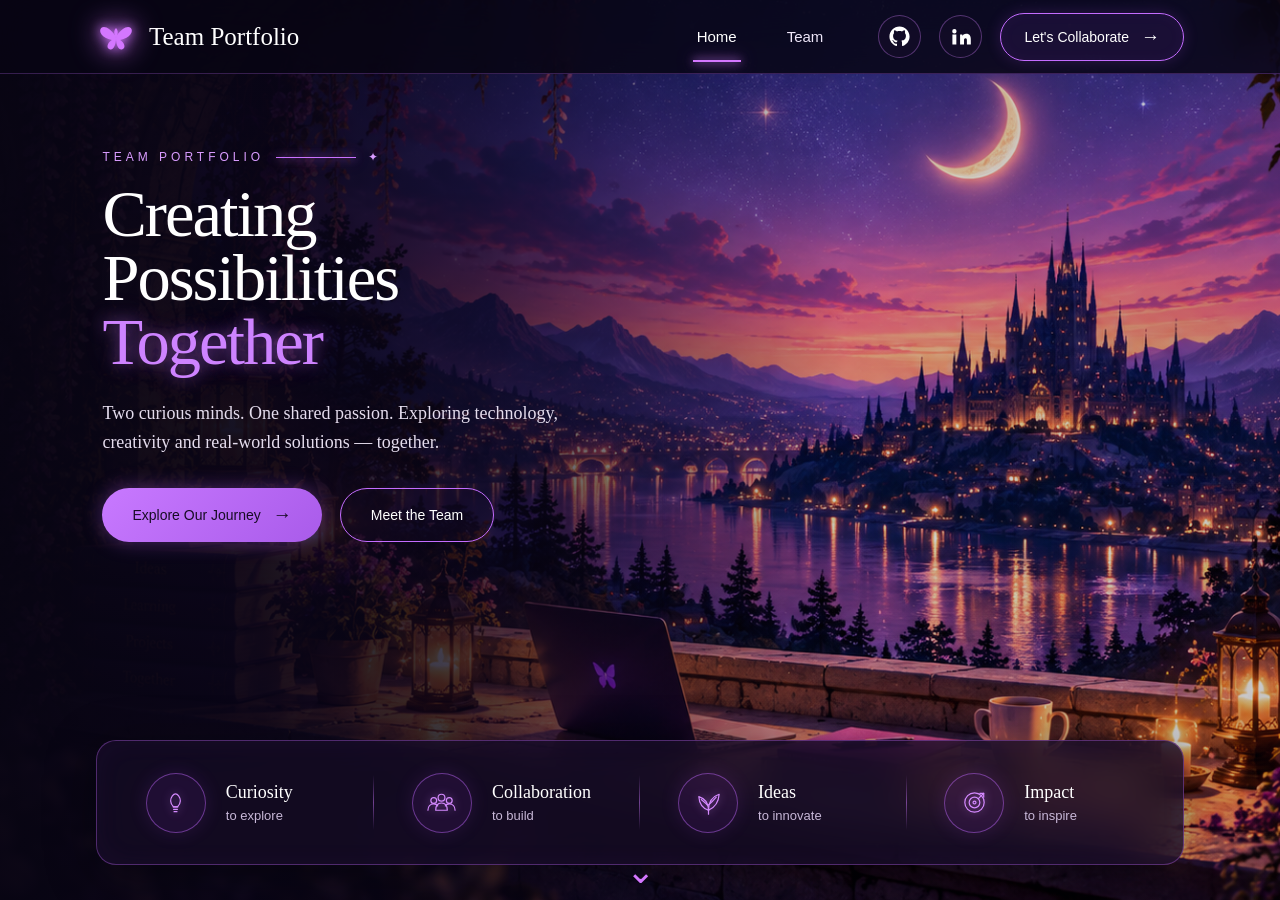
<file: index.html>
<!DOCTYPE html>
<html lang="en">

<head>
    <meta charset="UTF-8">
    <meta name="viewport" content="width=device-width, initial-scale=1.0">

    <title>Team Portfolio | Creating Possibilities Together</title>

    <link rel="stylesheet" href="style.css">
</head>

<body>

    <!-- =========================
         NAVBAR
    ========================== -->

    <header class="navbar">

        <!-- Logo -->
        <a href="index.html" class="logo">

            <span class="logo-butterfly" aria-hidden="true">
                <svg viewBox="0 0 64 64">
                    <path d="M31 30
                             C22 17, 12 12, 7 17
                             C2 23, 8 34, 25 37
                             C17 42, 15 51, 22 53
                             C29 54, 32 43, 32 34Z" />

                    <path d="M33 30
                             C42 17, 52 12, 57 17
                             C62 23, 56 34, 39 37
                             C47 42, 49 51, 42 53
                             C35 54, 32 43, 32 34Z" />

                    <path d="M30 29
                             C28 25, 29 20, 32 17
                             C35 20, 36 25, 34 29
                             L32 39Z" />
                </svg>
            </span>

            <span>Team Portfolio</span>

        </a>


        <!-- Navigation -->
        <nav class="nav-links">

            <a href="index.html" class="active">
                Home
            </a>

            <a href="team.html">
                Team
            </a>

        </nav>


        <!-- Right side -->
        <div class="nav-actions">

            <!-- GitHub -->
            <a href="#"
               class="social-icon"
               aria-label="GitHub">

                <svg viewBox="0 0 24 24">
                    <path d="M12 .5
                             C5.65 .5 .5 5.65 .5 12
                             C.5 17.08 3.79 21.39 8.36 22.91
                             C8.94 23.02 9.15 22.66 9.15 22.35
                             V20.19
                             C5.95 20.89 5.28 18.65 5.28 18.65
                             C4.75 17.32 4 16.97 4 16.97
                             C2.96 16.26 4.08 16.27 4.08 16.27
                             C5.23 16.35 5.83 17.45 5.83 17.45
                             C6.85 19.2 8.51 18.7 9.16 18.41
                             C9.26 17.67 9.56 17.18 9.89 16.87
                             C7.34 16.58 4.66 15.59 4.66 11.18
                             C4.66 9.92 5.11 8.89 5.84 8.08
                             C5.72 7.79 5.33 6.61 5.95 5.02
                             C5.95 5.02 6.91 4.71 9.1 6.2
                             C10.01 5.95 10.97 5.82 12 5.82
                             C13.03 5.82 13.99 5.95 14.9 6.2
                             C17.09 4.71 18.05 5.02 18.05 5.02
                             C18.67 6.61 18.28 7.79 18.16 8.08
                             C18.89 8.89 19.34 9.92 19.34 11.18
                             C19.34 15.6 16.65 16.58 14.1 16.87
                             C14.51 17.22 14.88 17.91 14.88 18.97
                             V22.35
                             C14.88 22.66 15.09 23.02 15.67 22.91
                             C20.21 21.39 23.5 17.08 23.5 12
                             C23.5 5.65 18.35 .5 12 .5Z" />
                </svg>

            </a>


            <!-- LinkedIn -->
            <a href="#"
               class="social-icon"
               aria-label="LinkedIn">

                <svg viewBox="0 0 24 24">
                    <path d="M5.04 3.5
                             A2.5 2.5 0 1 1 5 8.5
                             A2.5 2.5 0 0 1 5.04 3.5ZM2.75 9.75
                             H7.25V21H2.75V9.75ZM9.75 9.75
                             H14.06V11.29H14.12
                             C14.72 10.15 16.19 8.95 18.39 8.95
                             C22.96 8.95 23.8 11.95 23.8 15.85
                             V21H19.3V16.43
                             C19.3 15.34 19.28 13.94 17.78 13.94
                             C16.26 13.94 16.03 15.13 16.03 16.35
                             V21H11.53V9.75H9.75Z" />
                </svg>

            </a>


            <!-- Collaborate -->
            <a href="mailto:your-email@example.com"
               class="collaborate-btn">

                <span>Let's Collaborate</span>

                <span aria-hidden="true">→</span>

            </a>

        </div>

    </header>


    <!-- =========================
         HERO SECTION
    ========================== -->

    <main>

        <section class="hero">

            <!-- Dark overlay -->
            <div class="hero-overlay"></div>


            <!-- Hero content -->
            <div class="hero-content">

                <!-- Small heading -->
                <div class="eyebrow">

                    <span>TEAM PORTFOLIO</span>

                    <span class="eyebrow-line"></span>

                    <span>✦</span>

                </div>


                <!-- Main heading -->
                <h1>
                    Creating<br>
                    Possibilities<br>
                    <span>Together</span>
                </h1>


                <!-- Description -->
                <p class="hero-description">
                    Two curious minds. One shared passion.
                    Exploring technology, creativity and real-world
                    solutions — together.
                </p>


                <!-- Buttons -->
                <div class="hero-buttons">

                    <a href="#journey" class="primary-btn">

                        <span>
                            Explore Our Journey
                        </span>

                        <span aria-hidden="true">
                            →
                        </span>

                    </a>


                    <a href="team.html" class="secondary-btn">

                        <span>
                            Meet the Team
                        </span>

                    </a>

                </div>

            </div>

        </section>


        <!-- =========================
             VALUES SECTION
        ========================== -->

        <section class="values" id="journey">


            <!-- Curiosity -->
            <div class="value-item">

                <div class="value-icon">

                    <svg viewBox="0 0 64 64">

                        <!-- Light bulb -->
                        <path d="M22 29
                                 C22 20 28 14 32 14
                                 C36 14 42 20 42 29
                                 C42 35 39 38 36 41
                                 H28
                                 C25 38 22 35 22 29Z" />

                        <path d="M28 46 H36" />

                        <path d="M29 51 H35" />

                        <path d="M27 41 H37" />

                    </svg>

                </div>

                <div>
                    <h3>Curiosity</h3>
                    <p>to explore</p>
                </div>

            </div>


            <div class="value-divider"></div>


            <!-- Collaboration -->
            <div class="value-item">

                <div class="value-icon">

                    <svg viewBox="0 0 64 64">

                        <!-- People -->
                        <circle cx="32" cy="22" r="7" />

                        <circle cx="16" cy="28" r="6" />

                        <circle cx="48" cy="28" r="6" />

                        <path d="M20 48
                                 C20 38 25 33 32 33
                                 C39 33 44 38 44 48Z" />

                        <path d="M4 48
                                 C4 40 9 35 16 35
                                 C19 35 22 36 24 39" />

                        <path d="M40 39
                                 C42 36 45 35 48 35
                                 C55 35 60 40 60 48" />

                    </svg>

                </div>

                <div>
                    <h3>Collaboration</h3>
                    <p>to build</p>
                </div>

            </div>


            <div class="value-divider"></div>


            <!-- Ideas -->
            <div class="value-item">

                <div class="value-icon">

                    <svg viewBox="0 0 64 64">

                        <!-- Leaf -->
                        <path d="M32 48
                                 C32 32 39 20 54 15
                                 C53 30 46 42 32 48Z" />

                        <path d="M32 48
                                 C32 33 25 24 12 20
                                 C13 34 20 44 32 48Z" />

                        <path d="M32 48 V56" />

                        <path d="M32 37
                                 C38 32 43 27 48 21" />

                        <path d="M32 40
                                 C27 34 22 30 17 26" />

                    </svg>

                </div>

                <div>
                    <h3>Ideas</h3>
                    <p>to innovate</p>
                </div>

            </div>


            <div class="value-divider"></div>


            <!-- Impact -->
            <div class="value-item">

                <div class="value-icon">

                    <svg viewBox="0 0 64 64">

                        <!-- Target -->
                        <circle cx="32" cy="32" r="20" />

                        <circle cx="32" cy="32" r="11" />

                        <circle cx="32" cy="32" r="3" />

                        <!-- Arrow -->
                        <path d="M40 24 L51 13" />

                        <path d="M43 13 H51 V21" />

                    </svg>

                </div>

                <div>
                    <h3>Impact</h3>
                    <p>to inspire</p>
                </div>

            </div>

        </section>

    </main>


    <!-- =========================
         SCROLL INDICATOR
    ========================== -->

    <div class="scroll-indicator">

        <span>⌄</span>

    </div>


    <!-- JavaScript -->
    <script src="script.js"></script>

</body>

</html>
</file>
<file: style.css>
/* =========================================================
   TEAM PORTFOLIO — HOME PAGE
   Enchanted Purple Theme
========================================================= */


/* =========================
   RESET
========================= */

* {
    margin: 0;
    padding: 0;
    box-sizing: border-box;
}

html {
    scroll-behavior: smooth;
}

body {
    font-family: Georgia, "Times New Roman", serif;
    background: #0b0717;
    color: #ffffff;
    overflow-x: hidden;
}

a {
    text-decoration: none;
    color: inherit;
}


/* =========================
   NAVBAR
========================= */

.navbar {
    position: fixed;
    top: 0;
    left: 0;

    width: 100%;
    height: 74px;

    display: flex;
    align-items: center;
    justify-content: space-between;

    padding: 0 7.5%;

    background: rgba(8, 5, 20, 0.84);
    backdrop-filter: blur(18px);

    border-bottom: 1px solid rgba(190, 110, 255, 0.25);

    z-index: 1000;
}


/* =========================
   LOGO
========================= */

.logo {
    display: flex;
    align-items: center;
    gap: 13px;

    font-size: 25px;
    white-space: nowrap;
}

.logo-butterfly {
    display: flex;
    align-items: center;
    justify-content: center;

    width: 40px;
    height: 40px;
}

.logo-butterfly svg {
    width: 38px;
    height: 38px;

    fill: #d477ff;

    filter:
        drop-shadow(0 0 6px #d477ff)
        drop-shadow(0 0 14px rgba(212, 119, 255, 0.8));

    animation: butterflyGlow 3s ease-in-out infinite;
}

@keyframes butterflyGlow {
    0%,
    100% {
        filter:
            drop-shadow(0 0 5px #d477ff)
            drop-shadow(0 0 12px rgba(212, 119, 255, 0.65));
    }

    50% {
        filter:
            drop-shadow(0 0 8px #e29aff)
            drop-shadow(0 0 20px rgba(212, 119, 255, 0.9));
    }
}


/* =========================
   NAVIGATION
========================= */

.nav-links {
    display: flex;
    align-items: center;

    gap: 50px;

    margin-left: auto;
    margin-right: 55px;
}

.nav-links a {
    position: relative;

    padding: 26px 0;

    font-family: Arial, sans-serif;
    font-size: 15px;

    color: #eee6f8;

    transition: 0.3s ease;
}

.nav-links a:hover {
    color: #d79aff;
}

.nav-links a.active {
    color: #ffffff;
}

.nav-links a.active::after {
    content: "";

    position: absolute;

    left: 50%;
    bottom: 9px;

    width: 48px;
    height: 2px;

    transform: translateX(-50%);

    background: #d477ff;

    box-shadow:
        0 0 8px #d477ff,
        0 0 18px rgba(212, 119, 255, 0.7);
}


/* =========================
   NAV ACTIONS
========================= */

.nav-actions {
    display: flex;
    align-items: center;
    gap: 18px;
}


/* =========================
   SOCIAL ICONS
========================= */

.social-icon {
    width: 43px;
    height: 43px;

    display: flex;
    align-items: center;
    justify-content: center;

    border: 1px solid rgba(205, 130, 255, 0.35);
    border-radius: 50%;

    background: rgba(30, 15, 48, 0.35);

    transition: 0.3s ease;
}

.social-icon:hover {
    border-color: #d477ff;

    box-shadow:
        0 0 12px rgba(200, 100, 255, 0.4),
        0 0 25px rgba(200, 100, 255, 0.15);

    transform: translateY(-2px);
}

.social-icon svg {
    width: 21px;
    height: 21px;

    fill: #ffffff;
}


/* =========================
   COLLABORATE BUTTON
========================= */

.collaborate-btn {
    display: flex;
    align-items: center;

    gap: 12px;

    padding: 12px 23px;

    border: 1px solid #c46cff;
    border-radius: 30px;

    font-family: Arial, sans-serif;
    font-size: 14px;

    background: rgba(150, 65, 220, 0.10);

    box-shadow:
        0 0 15px rgba(194, 91, 255, 0.18),
        inset 0 0 15px rgba(194, 91, 255, 0.04);

    transition: 0.3s ease;
}

.collaborate-btn span:last-child {
    font-size: 19px;
}

.collaborate-btn:hover {
    background: rgba(183, 83, 255, 0.22);

    box-shadow:
        0 0 25px rgba(194, 91, 255, 0.45);

    transform: translateY(-2px);
}


/* =========================
   HERO
========================= */

.hero {
    position: relative;

    min-height: 100vh;

    display: flex;
    align-items: flex-start;

    background-image: url("assets/images/fantasy-background.png");

    background-size: cover;
    background-position: center;

    overflow: hidden;
}


/* =========================
   HERO OVERLAY
========================= */

.hero-overlay {
    position: absolute;

    inset: 0;

    background:
        linear-gradient(
            90deg,
            rgba(8, 5, 19, 0.98) 0%,
            rgba(9, 5, 23, 0.94) 20%,
            rgba(10, 5, 25, 0.75) 37%,
            rgba(10, 5, 25, 0.18) 66%,
            rgba(5, 3, 15, 0.22) 100%
        );

    z-index: 1;
}


/* =========================
   HERO CONTENT
========================= */

.hero-content {
    position: relative;

    z-index: 2;

    width: 50%;

    margin-left: 8%;

    padding-top: 150px;
}


/* =========================
   EYEBROW
========================= */

.eyebrow {
    display: flex;
    align-items: center;

    gap: 12px;

    margin-bottom: 18px;

    color: #d99cff;

    font-family: Arial, sans-serif;

    font-size: 12px;

    letter-spacing: 4px;
}

.eyebrow-line {
    width: 80px;
    height: 1px;

    background: #ca72ff;

    box-shadow:
        0 0 8px #ca72ff,
        0 0 16px rgba(202, 114, 255, 0.5);
}


/* =========================
   HERO HEADING
========================= */

.hero h1 {
    margin-bottom: 25px;

    font-size: clamp(58px, 5.2vw, 78px);

    font-weight: 400;

    line-height: 0.96;

    letter-spacing: -2px;

    color: #ffffff;

    text-shadow:
        0 0 20px rgba(255, 255, 255, 0.05);
}

.hero h1 span {
    color: #ce83ff;

    text-shadow:
        0 0 15px rgba(205, 120, 255, 0.5),
        0 0 35px rgba(205, 120, 255, 0.2);
}


/* =========================
   HERO DESCRIPTION
========================= */

.hero-description {
    max-width: 500px;

    margin-bottom: 30px;

    color: #e4dced;

    font-size: 18px;

    line-height: 1.65;
}


/* =========================
   HERO BUTTONS
========================= */

.hero-buttons {
    display: flex;
    align-items: center;

    gap: 18px;
}

.primary-btn,
.secondary-btn {
    display: inline-flex;
    align-items: center;
    justify-content: center;

    gap: 12px;

    min-height: 54px;

    padding: 0 30px;

    border-radius: 30px;

    font-family: Arial, sans-serif;

    font-size: 14px;

    transition: 0.3s ease;
}


/* Primary */

.primary-btn {
    color: #180b25;

    background:
        linear-gradient(
            135deg,
            #c879ff,
            #a95bea
        );

    box-shadow:
        0 0 20px rgba(195, 100, 255, 0.35);
}

.primary-btn span:last-child {
    font-size: 19px;
}

.primary-btn:hover {
    transform: translateY(-3px);

    box-shadow:
        0 0 30px rgba(195, 100, 255, 0.55);
}


/* Secondary */

.secondary-btn {
    color: #ffffff;

    border: 1px solid #c46cff;

    background: rgba(20, 10, 35, 0.35);
}

.secondary-btn:hover {
    background: rgba(190, 100, 255, 0.15);

    box-shadow:
        0 0 20px rgba(190, 100, 255, 0.25);

    transform: translateY(-2px);
}


/* =========================
   VALUES BAR
========================= */

.values {
    position: absolute;

    z-index: 5;

    left: 7.5%;
    right: 7.5%;

    bottom: 35px;

    min-height: 125px;

    display: flex;
    align-items: center;
    justify-content: space-around;

    padding: 20px 30px;

    background:
        rgba(20, 12, 36, 0.80);

    border: 1px solid rgba(194, 104, 255, 0.35);

    border-radius: 20px;

    backdrop-filter: blur(18px);

    box-shadow:
        0 10px 50px rgba(0, 0, 0, 0.35),
        inset 0 0 30px rgba(180, 80, 255, 0.04);
}


/* =========================
   VALUE ITEM
========================= */

.value-item {
    display: flex;
    align-items: center;

    gap: 20px;

    min-width: 190px;
}


/* =========================
   VALUE ICON
========================= */

.value-icon {
    width: 60px;
    height: 60px;

    flex-shrink: 0;

    display: flex;
    align-items: center;
    justify-content: center;

    border: 1px solid rgba(196, 108, 255, 0.45);

    border-radius: 50%;

    background:
        rgba(130, 55, 190, 0.12);

    box-shadow:
        0 0 20px rgba(190, 90, 255, 0.12);

    transition: 0.3s ease;
}

.value-icon svg {
    width: 31px;
    height: 31px;

    fill: none;

    stroke: #d58aff;

    stroke-width: 2.5;

    stroke-linecap: round;
    stroke-linejoin: round;

    filter:
        drop-shadow(
            0 0 5px
            rgba(213, 138, 255, 0.45)
        );
}

.value-item:hover .value-icon {
    transform: translateY(-3px);

    border-color: #d477ff;

    box-shadow:
        0 0 15px rgba(190, 90, 255, 0.3),
        0 0 30px rgba(190, 90, 255, 0.12);
}


/* =========================
   VALUE TEXT
========================= */

.value-item h3 {
    margin-bottom: 5px;

    font-size: 18px;

    font-weight: 400;
}

.value-item p {
    color: #c8b8d8;

    font-family: Arial, sans-serif;

    font-size: 13px;
}


/* =========================
   VALUE DIVIDERS
========================= */

.value-divider {
    width: 1px;
    height: 55px;

    background:
        linear-gradient(
            transparent,
            rgba(205, 120, 255, 0.5),
            transparent
        );
}


/* =========================
   SCROLL INDICATOR
========================= */

.scroll-indicator {
    position: absolute;

    z-index: 10;

    bottom: 8px;
    left: 50%;

    transform: translateX(-50%);

    color: #d477ff;

    font-size: 35px;

    animation: float 2s ease-in-out infinite;
}

@keyframes float {

    0%,
    100% {
        transform: translate(-50%, 0);
    }

    50% {
        transform: translate(-50%, 8px);
    }
}


/* =========================
   NAVBAR SCROLL STATE
========================= */

.navbar.scrolled {
    background: rgba(7, 4, 18, 0.94);

    box-shadow:
        0 8px 30px rgba(0, 0, 0, 0.25);
}


/* =========================
   RESPONSIVE — TABLET
========================= */

@media (max-width: 1100px) {

    .navbar {
        padding: 0 4%;
    }

    .nav-links {
        gap: 25px;
        margin-right: 25px;
    }

    .hero-content {
        width: 55%;
        margin-left: 6%;
    }

    .values {
        left: 4%;
        right: 4%;
    }

    .value-item {
        min-width: auto;
    }
}


/* =========================
   RESPONSIVE — MOBILE
========================= */

@media (max-width: 850px) {

    .navbar {
        height: 68px;
    }

    .nav-links {
        display: none;
    }

    .hero {
        min-height: 100vh;

        align-items: flex-start;
    }

    .hero-overlay {
        background:
            linear-gradient(
                90deg,
                rgba(8, 5, 19, 0.96),
                rgba(8, 5, 19, 0.70)
            );
    }

    .hero-content {
        width: 90%;

        margin: 0 auto;

        padding-top: 135px;
    }

    .hero h1 {
        font-size: clamp(50px, 12vw, 75px);
    }

    .values {
        position: relative;

        left: auto;
        right: auto;
        bottom: auto;

        margin: -20px 5% 30px;

        flex-wrap: wrap;

        gap: 25px;
    }

    .value-divider {
        display: none;
    }
}


/* =========================
   RESPONSIVE — SMALL MOBILE
========================= */

@media (max-width: 550px) {

    .logo {
        font-size: 19px;
    }

    .logo-butterfly {
        width: 30px;
        height: 30px;
    }

    .logo-butterfly svg {
        width: 30px;
        height: 30px;
    }

    .social-icon {
        display: none;
    }

    .collaborate-btn {
        padding: 10px 15px;

        font-size: 12px;
    }

    .hero-content {
        padding-top: 125px;
    }

    .hero h1 {
        font-size: 48px;
    }

    .hero-description {
        font-size: 16px;
    }

    .hero-buttons {
        flex-direction: column;

        align-items: flex-start;
    }

    .values {
        flex-direction: column;

        align-items: flex-start;
    }
}
</file>
